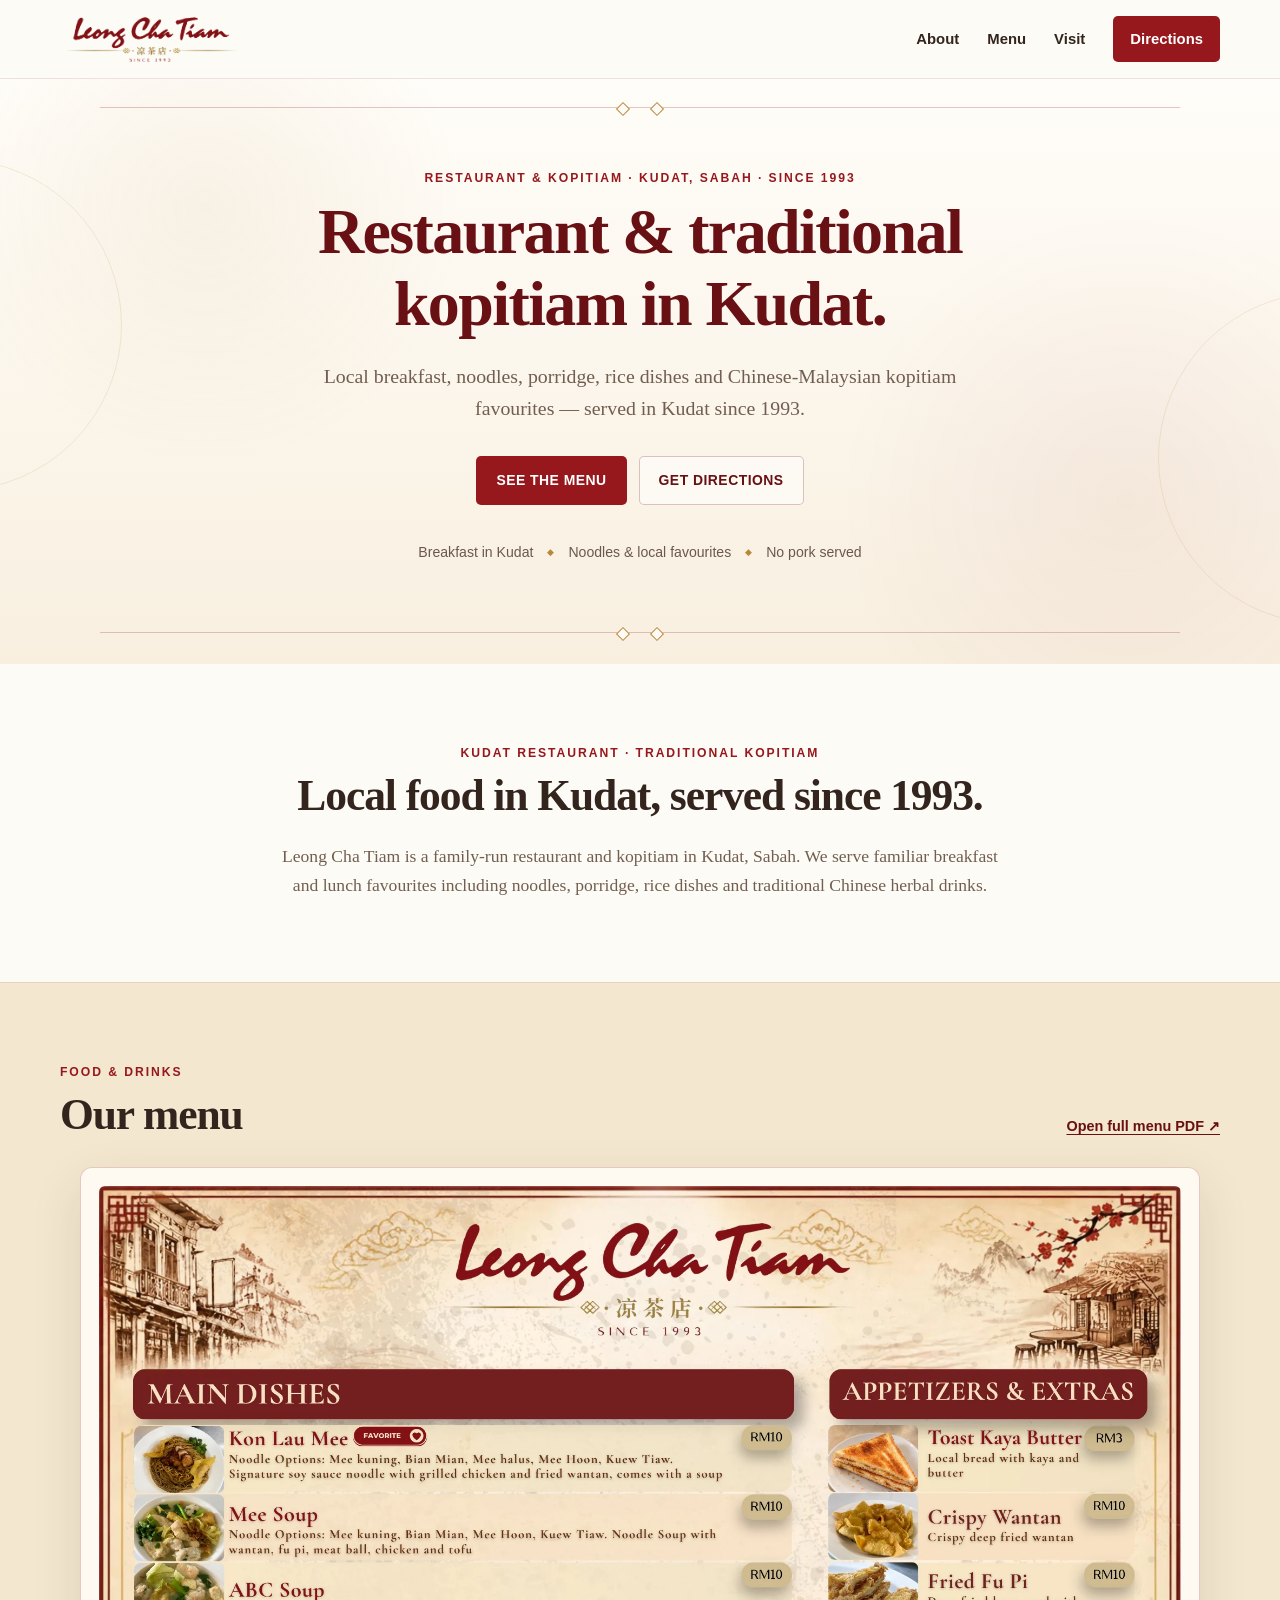
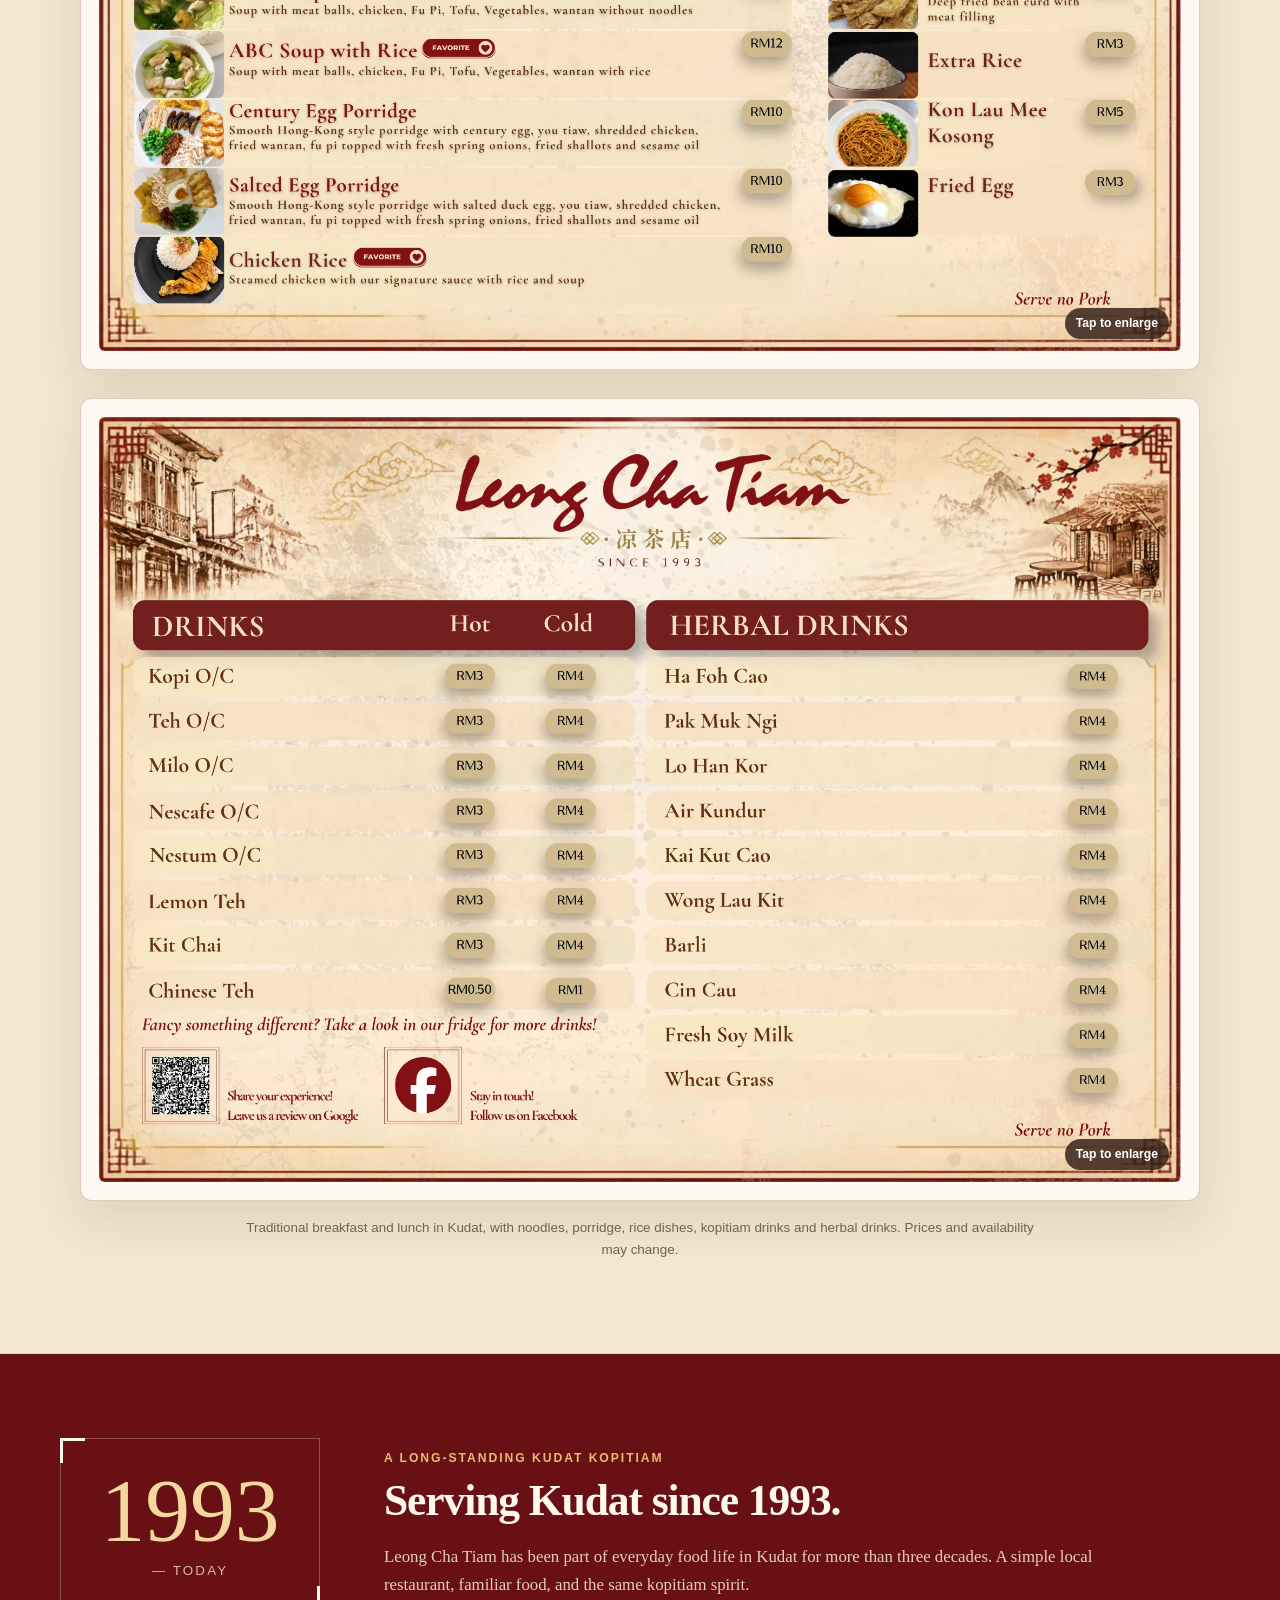
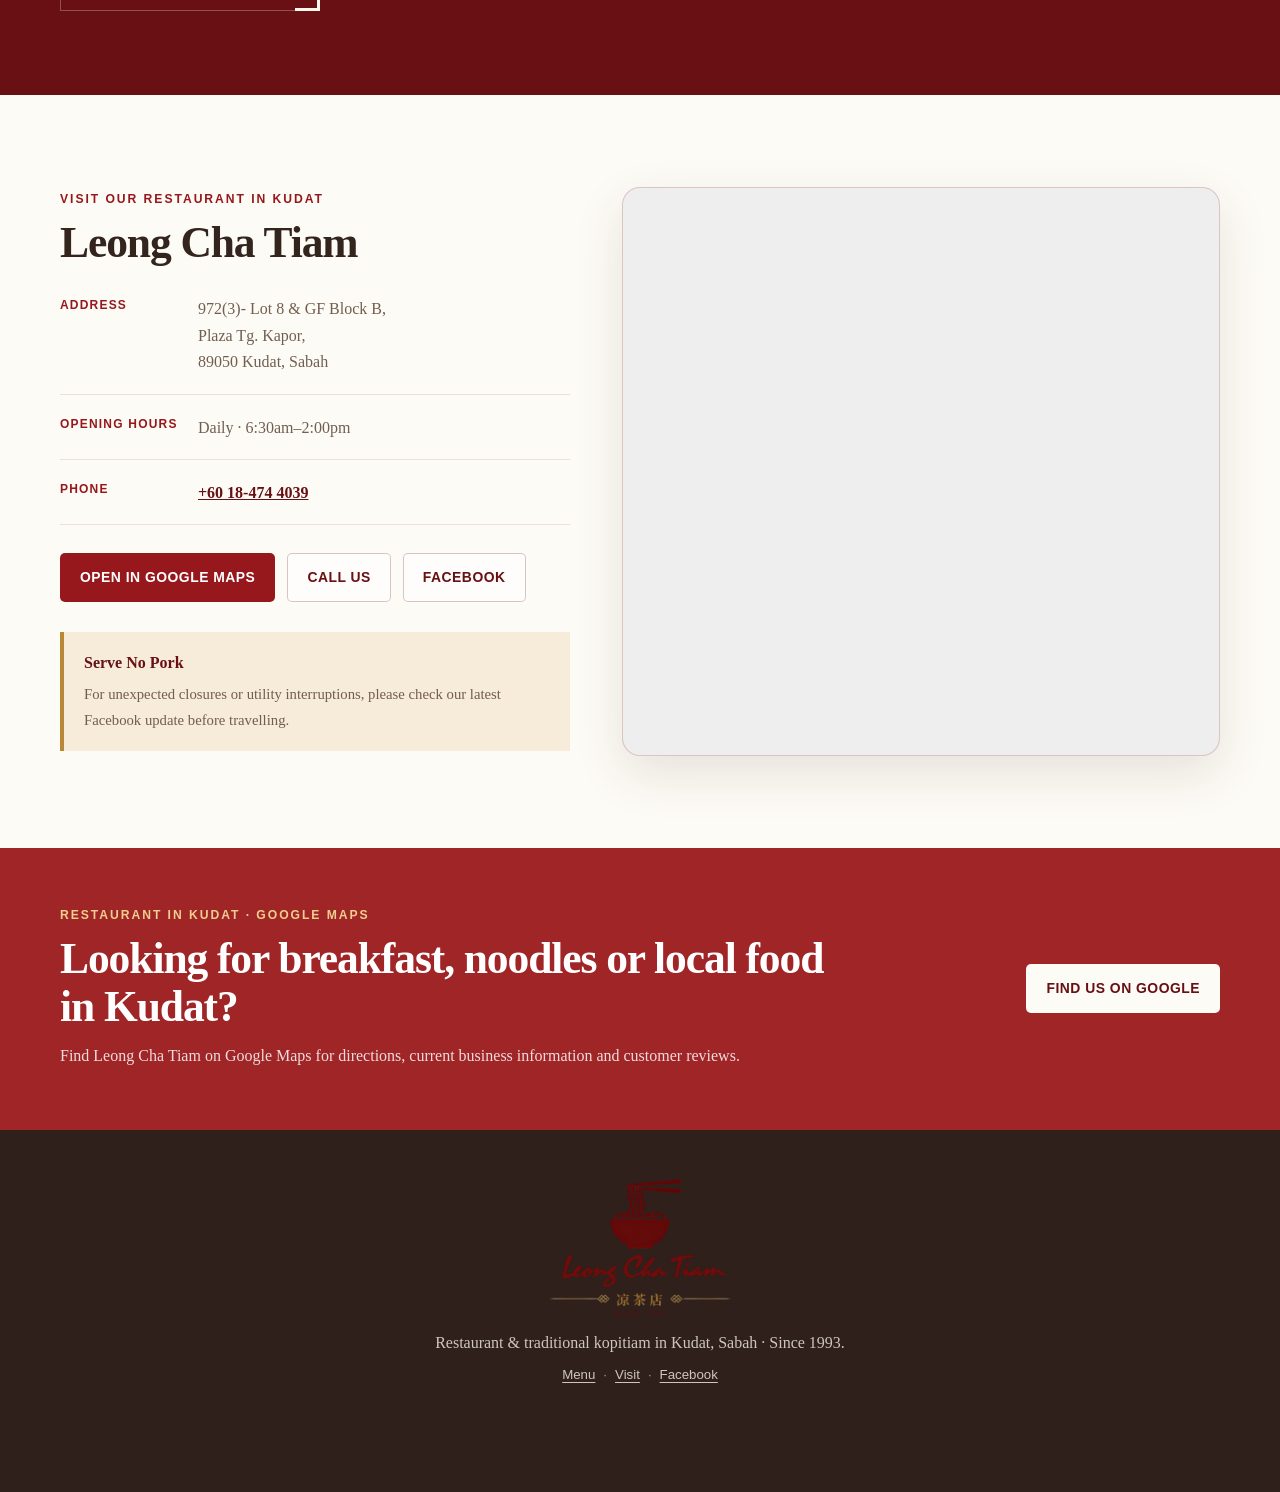
<file: index.html>
<!doctype html>
<html lang="en">
<head>
  <meta charset="utf-8">
  <meta name="viewport" content="width=device-width, initial-scale=1">
  <title>Leong Cha Tiam | Restaurant & Kopitiam in Kudat, Sabah</title>
  <meta name="description" content="Leong Cha Tiam is a family-run restaurant and traditional kopitiam in Kudat, Sabah, serving breakfast, noodles, porridge, rice dishes and Chinese-Malaysian local food since 1993.">
  <meta name="robots" content="index,follow,max-image-preview:large">
  <meta name="theme-color" content="#8f171b">
  <link rel="canonical" href="https://leong-cha-tiam.github.io/">

  <meta property="og:type" content="website">
  <meta property="og:site_name" content="Leong Cha Tiam">
  <meta property="og:url" content="https://leong-cha-tiam.github.io/">
  <meta property="og:title" content="Leong Cha Tiam | Restaurant & Kopitiam in Kudat, Sabah">
  <meta property="og:description" content="Family-run Kudat restaurant and traditional kopitiam serving breakfast, noodles, rice dishes, porridge and local favourites since 1993.">
  <meta property="og:image" content="https://leong-cha-tiam.github.io/logo-stacked.png">
  <meta property="og:locale" content="en_MY">
  <meta name="twitter:card" content="summary_large_image">
  <meta name="twitter:title" content="Leong Cha Tiam | Restaurant & Kopitiam in Kudat, Sabah">
  <meta name="twitter:description" content="Family-run Kudat restaurant and traditional kopitiam serving breakfast, noodles, rice dishes, porridge and local favourites since 1993.">
  <meta name="twitter:image" content="https://leong-cha-tiam.github.io/logo-stacked.png">

  <link rel="preload" as="image" href="logo.png">

  <link rel="icon" href="favicon.png" type="image/png">
  <link rel="stylesheet" href="styles.css">

  <script type="application/ld+json">
  {
    "@context": "https://schema.org",
    "@type": ["Restaurant", "LocalBusiness"],
    "@id": "https://leong-cha-tiam.github.io/#restaurant",
    "name": "Leong Cha Tiam",
    "alternateName": "凉茶店",
    "url": "https://leong-cha-tiam.github.io/",
    "description": "Family-run restaurant and traditional kopitiam in Kudat, Sabah, serving breakfast, noodles, porridge, rice dishes and Chinese-Malaysian local food since 1993.",
    "image": [
      "https://leong-cha-tiam.github.io/logo-stacked.png",
      "https://leong-cha-tiam.github.io/menu-1.png",
      "https://leong-cha-tiam.github.io/menu-2.png"
    ],
    "logo": "https://leong-cha-tiam.github.io/logo.png",
    "telephone": "+60184744039",
    "priceRange": "RM 1-20",
    "servesCuisine": ["Malaysian", "Chinese", "Kopitiam", "Local food"],
    "foundingDate": "1993",
    "slogan": "Serving Kudat since 1993.",
    "hasMap": "https://www.google.com/maps/search/?api=1&query=Leong+Cha+Tiam+Kudat+Sabah",
    "areaServed": {
      "@type": "City",
      "name": "Kudat"
    },
    "address": {
      "@type": "PostalAddress",
      "streetAddress": "972(3)- Lot 8 & GF Block B, Plaza Tg. Kapor",
      "addressLocality": "Kudat",
      "addressRegion": "Sabah",
      "postalCode": "89050",
      "addressCountry": "MY"
    },
    "openingHoursSpecification": [{
      "@type": "OpeningHoursSpecification",
      "dayOfWeek": ["Monday", "Tuesday", "Wednesday", "Thursday", "Friday", "Saturday", "Sunday"],
      "opens": "06:30",
      "closes": "14:00"
    }],
    "sameAs": ["https://www.facebook.com/2011523502226618/"],
    "menu": "https://leong-cha-tiam.github.io/menu.pdf",
    "hasMenu": {
      "@type": "Menu",
      "name": "Leong Cha Tiam Menu",
      "url": "https://leong-cha-tiam.github.io/menu.pdf",
      "hasMenuSection": [
        {
          "@type": "MenuSection",
          "name": "Main dishes",
          "hasMenuItem": [
            {"@type":"MenuItem","name":"Kon Lau Mee","offers":{"@type":"Offer","price":"10","priceCurrency":"MYR"}},
            {"@type":"MenuItem","name":"Mee Soup","offers":{"@type":"Offer","price":"10","priceCurrency":"MYR"}},
            {"@type":"MenuItem","name":"ABC Soup","offers":{"@type":"Offer","price":"10","priceCurrency":"MYR"}},
            {"@type":"MenuItem","name":"ABC Soup with Rice","offers":{"@type":"Offer","price":"12","priceCurrency":"MYR"}},
            {"@type":"MenuItem","name":"Century Egg Porridge","offers":{"@type":"Offer","price":"10","priceCurrency":"MYR"}},
            {"@type":"MenuItem","name":"Salted Egg Porridge","offers":{"@type":"Offer","price":"10","priceCurrency":"MYR"}},
            {"@type":"MenuItem","name":"Chicken Rice","offers":{"@type":"Offer","price":"10","priceCurrency":"MYR"}}
          ]
        },
        {
          "@type": "MenuSection",
          "name": "Appetizers and extras",
          "hasMenuItem": [
            {"@type":"MenuItem","name":"Toast Kaya Butter","offers":{"@type":"Offer","price":"3","priceCurrency":"MYR"}},
            {"@type":"MenuItem","name":"Crispy Wantan","offers":{"@type":"Offer","price":"10","priceCurrency":"MYR"}},
            {"@type":"MenuItem","name":"Fried Fu Pi","offers":{"@type":"Offer","price":"10","priceCurrency":"MYR"}},
            {"@type":"MenuItem","name":"Extra Rice","offers":{"@type":"Offer","price":"3","priceCurrency":"MYR"}},
            {"@type":"MenuItem","name":"Kon Lau Mee Kosong","offers":{"@type":"Offer","price":"5","priceCurrency":"MYR"}},
            {"@type":"MenuItem","name":"Fried Egg","offers":{"@type":"Offer","price":"3","priceCurrency":"MYR"}}
          ]
        },
        {
          "@type": "MenuSection",
          "name": "Drinks",
          "hasMenuItem": [
            {"@type":"MenuItem","name":"Kopi O/C"},
            {"@type":"MenuItem","name":"Teh O/C"},
            {"@type":"MenuItem","name":"Milo O/C"},
            {"@type":"MenuItem","name":"Nescafe O/C"},
            {"@type":"MenuItem","name":"Nestum O/C"},
            {"@type":"MenuItem","name":"Lemon Teh"},
            {"@type":"MenuItem","name":"Kit Chai"},
            {"@type":"MenuItem","name":"Chinese Teh"}
          ]
        },
        {
          "@type": "MenuSection",
          "name": "Herbal drinks",
          "hasMenuItem": [
            {"@type":"MenuItem","name":"Ha Foh Cao"},
            {"@type":"MenuItem","name":"Pak Muk Ngi"},
            {"@type":"MenuItem","name":"Lo Han Kor"},
            {"@type":"MenuItem","name":"Air Kundur"},
            {"@type":"MenuItem","name":"Kai Kut Cao"},
            {"@type":"MenuItem","name":"Wong Lau Kit"},
            {"@type":"MenuItem","name":"Barli"},
            {"@type":"MenuItem","name":"Cin Cau"},
            {"@type":"MenuItem","name":"Fresh Soy Milk"},
            {"@type":"MenuItem","name":"Wheat Grass"}
          ]
        }
      ]
    }
  }
  </script>
</head>
<body>
  <a class="skip-link" href="#main">Skip to content</a>

  <header class="site-header" id="top">
    <div class="shell header-inner">
      <a class="header-logo" href="#top" aria-label="Leong Cha Tiam home">
        <img src="logo.png" alt="Leong Cha Tiam, restaurant and kopitiam in Kudat since 1993" width="1746" height="525">
      </a>
      <nav class="nav" aria-label="Main navigation">
        <a href="#about">About</a>
        <a href="#menu">Menu</a>
        <a href="#visit">Visit</a>
        <a class="nav-cta" href="https://www.google.com/maps/search/?api=1&query=Leong+Cha+Tiam+Kudat+Sabah" target="_blank" rel="noopener">Directions</a>
      </nav>
    </div>
  </header>

  <main id="main">
    <section class="hero section-frame" aria-labelledby="hero-title">
      <div class="ornament ornament-top" aria-hidden="true"></div>
      <div class="shell hero-inner">
        <p class="eyebrow">Restaurant &amp; Kopitiam · Kudat, Sabah · Since 1993</p>
        <h1 id="hero-title">Restaurant &amp; traditional kopitiam in Kudat.</h1>
        <p class="hero-copy">Local breakfast, noodles, porridge, rice dishes and Chinese-Malaysian kopitiam favourites — served in Kudat since 1993.</p>
        <div class="hero-actions">
          <a class="button button-primary" href="#menu">See the menu</a>
          <a class="button button-secondary" href="https://www.google.com/maps/search/?api=1&query=Leong+Cha+Tiam+Kudat+Sabah" target="_blank" rel="noopener">Get directions</a>
        </div>
        <div class="quick-facts" aria-label="Restaurant information">
          <span>Breakfast in Kudat</span>
          <span>Noodles &amp; local favourites</span>
          <span>No pork served</span>
        </div>
      </div>
      <div class="ornament ornament-bottom" aria-hidden="true"></div>
    </section>

    <section class="about" id="about" aria-labelledby="about-title">
      <div class="shell narrow">
        <p class="section-kicker">Kudat restaurant · traditional kopitiam</p>
        <h2 id="about-title">Local food in Kudat, served since 1993.</h2>
        <p>Leong Cha Tiam is a family-run restaurant and kopitiam in Kudat, Sabah. We serve familiar breakfast and lunch favourites including noodles, porridge, rice dishes and traditional Chinese herbal drinks.</p>
      </div>
    </section>

    <section class="menu-section" id="menu" aria-labelledby="menu-title">
      <div class="shell">
        <div class="section-heading">
          <div>
            <p class="section-kicker">Food &amp; drinks</p>
            <h2 id="menu-title">Our menu</h2>
          </div>
          <a class="text-link" href="menu.pdf" target="_blank" rel="noopener">Open full menu PDF ↗</a>
        </div>

        <div class="menu-pages" aria-label="Leong Cha Tiam menu pages">
          <div class="menu-card">
            <button class="menu-preview" type="button" data-lightbox-open data-menu-src="menu-1.png" data-menu-alt="Leong Cha Tiam food menu in Kudat with main dishes, appetizers and extras" aria-label="Open food menu in a larger view">
              <picture>
                <source srcset="menu-1.webp" type="image/webp">
                <img src="menu-1.png" alt="Leong Cha Tiam food menu in Kudat with main dishes, appetizers and extras" width="2000" height="1414" loading="lazy" decoding="async">
              </picture>
              <span class="zoom-hint">Tap to enlarge</span>
            </button>
          </div>
          <div class="menu-card">
            <button class="menu-preview" type="button" data-lightbox-open data-menu-src="menu-2.png" data-menu-alt="Leong Cha Tiam drinks menu in Kudat with kopitiam drinks and herbal drinks" aria-label="Open drinks menu in a larger view">
              <picture>
                <source srcset="menu-2.webp" type="image/webp">
                <img src="menu-2.png" alt="Leong Cha Tiam drinks menu in Kudat with kopitiam drinks and herbal drinks" width="2000" height="1414" loading="lazy" decoding="async">
              </picture>
              <span class="zoom-hint">Tap to enlarge</span>
            </button>
          </div>
        </div>
        <p class="menu-note">Traditional breakfast and lunch in Kudat, with noodles, porridge, rice dishes, kopitiam drinks and herbal drinks. Prices and availability may change.</p>
      </div>
    </section>

    <section class="history-band" aria-labelledby="history-title">
      <div class="shell history-grid">
        <div class="year-mark" aria-hidden="true"><span>1993</span><small>— today</small></div>
        <div>
          <p class="section-kicker">A long-standing Kudat kopitiam</p>
          <h2 id="history-title">Serving Kudat since 1993.</h2>
          <p>Leong Cha Tiam has been part of everyday food life in Kudat for more than three decades. A simple local restaurant, familiar food, and the same kopitiam spirit.</p>
        </div>
      </div>
    </section>

    <section class="visit" id="visit" aria-labelledby="visit-title">
      <div class="shell visit-grid">
        <div class="visit-card">
          <p class="section-kicker">Visit our restaurant in Kudat</p>
          <h2 id="visit-title">Leong Cha Tiam</h2>
          <dl class="details">
            <div><dt>Address</dt><dd>972(3)- Lot 8 &amp; GF Block B,<br>Plaza Tg. Kapor,<br>89050 Kudat, Sabah</dd></div>
            <div><dt>Opening hours</dt><dd>Daily · 6:30am–2:00pm</dd></div>
            <div><dt>Phone</dt><dd><a href="tel:+60184744039">+60 18-474 4039</a></dd></div>
          </dl>
          <div class="visit-actions">
            <a class="button button-primary" href="https://www.google.com/maps/search/?api=1&query=Leong+Cha+Tiam+Kudat+Sabah" target="_blank" rel="noopener">Open in Google Maps</a>
            <a class="button button-secondary" href="tel:+60184744039">Call us</a>
            <a class="button button-secondary" href="https://www.facebook.com/2011523502226618/" target="_blank" rel="noopener">Facebook</a>
          </div>
          <div class="service-note" role="note">
            <strong>Serve No Pork</strong>
            <span>For unexpected closures or utility interruptions, please check our latest Facebook update before travelling.</span>
          </div>
        </div>
        <div class="map-wrap" aria-label="Map showing Leong Cha Tiam restaurant in Kudat">
          <iframe title="Leong Cha Tiam restaurant in Kudat map" src="https://www.google.com/maps?q=Leong%20Cha%20Tiam%20Kudat%20Sabah&output=embed" loading="lazy" referrerpolicy="no-referrer-when-downgrade" allowfullscreen></iframe>
        </div>
      </div>
    </section>

    <section class="google-band" aria-labelledby="google-title">
      <div class="shell google-inner">
        <div>
          <p class="section-kicker">Restaurant in Kudat · Google Maps</p>
          <h2 id="google-title">Looking for breakfast, noodles or local food in Kudat?</h2>
          <p>Find Leong Cha Tiam on Google Maps for directions, current business information and customer reviews.</p>
        </div>
        <a class="button button-cream" href="https://www.google.com/maps/search/?api=1&query=Leong+Cha+Tiam+Kudat+Sabah" target="_blank" rel="noopener">Find us on Google</a>
      </div>
    </section>
  </main>

  <footer class="footer">
    <div class="shell footer-inner">
      <img src="logo-stacked.png" alt="Leong Cha Tiam restaurant and kopitiam in Kudat" width="1739" height="1336" loading="lazy" decoding="async">
      <p>Restaurant &amp; traditional kopitiam in Kudat, Sabah · Since 1993.</p>
      <p class="footer-links"><a href="#menu">Menu</a><span>·</span><a href="#visit">Visit</a><span>·</span><a href="https://www.facebook.com/2011523502226618/" target="_blank" rel="noopener">Facebook</a></p>
    </div>
  </footer>

  <div class="mobile-actions" aria-label="Quick actions">
    <a href="tel:+60184744039">Call</a>
    <a href="https://www.google.com/maps/search/?api=1&query=Leong+Cha+Tiam+Kudat+Sabah" target="_blank" rel="noopener">Directions</a>
  </div>

  <dialog class="lightbox" data-lightbox aria-label="Leong Cha Tiam menu">
    <button class="lightbox-close" type="button" data-lightbox-close aria-label="Close menu">×</button>
    <div class="lightbox-scroll"><img data-lightbox-image src="menu-1.png" alt="Large view of the Leong Cha Tiam restaurant menu"></div>
  </dialog>

  <script src="script.js"></script>
</body>
</html>
</file>
<file: styles.css>
:root {
  --ink: #33241e;
  --muted: #725e50;
  --cream: #fdfbf6;
  --paper: #f6ecd7;
  --paper-2: #efe0c3;
  --red: #97181c;
  --red-dark: #681014;
  --gold: #b88738;
  --line: rgba(143, 23, 27, 0.24);
  --shadow: 0 18px 50px rgba(78, 46, 25, 0.12);
  --radius: 18px;
  --shell: 1160px;
}
* { box-sizing: border-box; }
html { scroll-behavior: smooth; }
body { margin:0; color:var(--ink); background:var(--cream); font-family:Georgia,"Times New Roman",serif; line-height:1.65; text-rendering:optimizeLegibility; overflow-x:hidden; }
img { max-width:100%; display:block; }
a { color:inherit; }
button,a { -webkit-tap-highlight-color:transparent; }
button { font:inherit; }
.shell { width:min(calc(100% - 40px),var(--shell)); margin-inline:auto; }
.narrow { max-width:780px; }
.skip-link { position:fixed; left:12px; top:12px; z-index:999; transform:translateY(-160%); background:var(--red); color:white; padding:10px 14px; border-radius:8px; }
.skip-link:focus { transform:none; }
.site-header { position:sticky; top:0; z-index:50; background:rgba(253,251,246,.96); border-bottom:1px solid rgba(143,23,27,.12); backdrop-filter:blur(12px); }
.header-inner { min-height:78px; display:flex; align-items:center; justify-content:space-between; gap:24px; }
.header-logo { display:flex; align-items:center; }
.header-logo img { width:190px; max-height:55px; object-fit:contain; object-position:left center; }
.nav { display:flex; align-items:center; gap:28px; font-family:Arial,Helvetica,sans-serif; font-size:.93rem; font-weight:700; }
.nav a { text-decoration:none; padding:9px 0; }
.nav a:not(.nav-cta):hover { color:var(--red); }
.nav-cta { color:white; background:var(--red); padding:11px 17px !important; border-radius:5px; }
.nav-cta:hover { background:var(--red-dark); }
.section-frame { position:relative; overflow:hidden; }
.hero { min-height:520px; display:grid; place-items:center; padding:92px 0 100px; text-align:center; background:radial-gradient(circle at 16% 22%,rgba(184,135,56,.08),transparent 22%),radial-gradient(circle at 88% 72%,rgba(143,23,27,.055),transparent 24%),linear-gradient(180deg,#fffdf9 0%,#f8efdf 100%); }
.hero::before,.hero::after { content:""; position:absolute; width:330px; height:330px; border:1px solid rgba(184,135,56,.15); border-radius:50%; pointer-events:none; }
.hero::before { left:-210px; top:80px; }
.hero::after { right:-210px; bottom:40px; }
.hero-inner { position:relative; z-index:1; max-width:860px; }
.eyebrow,.section-kicker { margin:0 0 10px; color:var(--red); font-family:Arial,Helvetica,sans-serif; font-size:.76rem; line-height:1.25; font-weight:800; letter-spacing:.16em; text-transform:uppercase; }
h1,h2 { margin:0; line-height:1.12; font-weight:600; letter-spacing:-.025em; }
.hero h1 { font-size:clamp(2.35rem,5vw,4.55rem); color:var(--red-dark); }
.hero-copy { max-width:690px; margin:20px auto 0; color:var(--muted); font-size:clamp(1.05rem,2vw,1.24rem); }
.hero-actions,.visit-actions { display:flex; flex-wrap:wrap; gap:12px; }
.hero-actions { justify-content:center; margin-top:31px; }
.button { display:inline-flex; align-items:center; justify-content:center; min-height:48px; padding:12px 19px; border:1px solid transparent; border-radius:5px; font-family:Arial,Helvetica,sans-serif; font-size:.87rem; font-weight:800; letter-spacing:.035em; text-decoration:none; text-transform:uppercase; transition:transform .16s ease,background .16s ease,border-color .16s ease; }
.button:hover { transform:translateY(-1px); }
.button-primary { background:var(--red); color:white; }
.button-primary:hover { background:var(--red-dark); }
.button-secondary { border-color:rgba(104,16,20,.24); background:rgba(255,255,255,.55); color:var(--red-dark); }
.button-secondary:hover { background:white; border-color:var(--red); }
.button-cream { background:var(--cream); color:var(--red-dark); }
.quick-facts { margin:36px auto 0; display:flex; justify-content:center; flex-wrap:wrap; color:#6b584c; font-family:Arial,Helvetica,sans-serif; font-size:.88rem; }
.quick-facts span { display:inline-flex; align-items:center; }
.quick-facts span:not(:last-child)::after { content:"◆"; color:var(--gold); font-size:.55rem; margin:0 14px; }
.ornament { position:absolute; left:50%; transform:translateX(-50%); width:min(90%,1080px); height:12px; border-top:1px solid var(--line); }
.ornament::before,.ornament::after { content:""; position:absolute; top:-4px; width:8px; height:8px; border:1px solid var(--gold); transform:rotate(45deg); background:var(--cream); }
.ornament::before { left:48%; } .ornament::after { right:48%; }
.ornament-top { top:28px; } .ornament-bottom { bottom:20px; }
.about { padding:82px 0; text-align:center; background:var(--cream); }
.about h2,.history-band h2,.visit h2,.google-band h2,.menu-section h2 { font-size:clamp(2rem,3.4vw,3.1rem); }
.about p:last-child { margin:22px auto 0; max-width:720px; color:var(--muted); font-size:1.1rem; }
.menu-section { padding:82px 0 92px; background:#f3e7cf; border-block:1px solid rgba(143,23,27,.10); }
.section-heading { display:flex; align-items:end; justify-content:space-between; gap:20px; margin-bottom:28px; }
.text-link { color:var(--red-dark); font-family:Arial,Helvetica,sans-serif; font-size:.9rem; font-weight:800; text-underline-offset:3px; }
.menu-pages { display:grid; gap:28px; }
.menu-card { width:100%; max-width:1120px; margin:0 auto; padding:clamp(8px,1.6vw,18px); background:#fffaf1; border:1px solid rgba(143,23,27,.22); border-radius:12px; box-shadow:var(--shadow); overflow:hidden; }
.menu-preview { position:relative; display:block; width:100%; padding:0; margin:0; border:0; background:transparent; appearance:none; cursor:zoom-in; line-height:0; overflow:hidden; border-radius:6px; }
.menu-preview picture { display:block; width:100%; }
.menu-preview img { display:block; width:100%; height:auto; max-height:none; object-fit:contain; }
.zoom-hint { position:absolute; right:12px; bottom:12px; line-height:1.2; padding:8px 11px; border-radius:999px; background:rgba(53,34,26,.84); color:white; font-family:Arial,Helvetica,sans-serif; font-size:.76rem; font-weight:700; }
.menu-note { margin:16px auto 0; max-width:790px; text-align:center; color:#755f50; font-family:Arial,Helvetica,sans-serif; font-size:.84rem; }
.history-band { padding:84px 0; background:var(--red-dark); color:#fff8ec; }
.history-grid { display:grid; grid-template-columns:260px 1fr; gap:64px; align-items:center; }
.history-band .section-kicker { color:#e7bc73; }
.history-band p:last-child { max-width:720px; margin:18px 0 0; color:rgba(255,248,236,.82); font-size:1.05rem; }
.year-mark { border:1px solid rgba(255,248,236,.28); padding:28px 30px; text-align:center; position:relative; }
.year-mark::before,.year-mark::after { content:""; position:absolute; width:22px; height:22px; border-color:#d5a75f; }
.year-mark::before { left:-1px; top:-1px; border-left:3px solid; border-top:3px solid; }
.year-mark::after { right:-1px; bottom:-1px; border-right:3px solid; border-bottom:3px solid; }
.year-mark span { display:block; font-size:clamp(3rem,7vw,5.6rem); line-height:.95; color:#f4d89f; }
.year-mark small { display:block; margin-top:8px; color:rgba(255,248,236,.72); font-family:Arial,Helvetica,sans-serif; text-transform:uppercase; letter-spacing:.16em; }
.visit { padding:92px 0; background:var(--cream); }
.visit-grid { display:grid; grid-template-columns:minmax(0,.92fr) minmax(0,1.08fr); gap:52px; align-items:stretch; }
.visit-card { padding:5px 0; min-width:0; }
.details { margin:30px 0 0; display:grid; gap:20px; }
.details div { display:grid; grid-template-columns:120px 1fr; gap:18px; padding-bottom:18px; border-bottom:1px solid rgba(143,23,27,.12); }
.details dt { color:var(--red); font-family:Arial,Helvetica,sans-serif; font-size:.75rem; font-weight:800; text-transform:uppercase; letter-spacing:.1em; }
.details dd { margin:0; color:var(--muted); overflow-wrap:anywhere; }
.details dd a { color:var(--red-dark); font-weight:700; }
.visit-actions { margin-top:28px; }
.service-note { margin-top:30px; padding:18px 20px; border-left:4px solid var(--gold); background:#f6ecd9; }
.service-note strong { display:block; color:var(--red-dark); margin-bottom:4px; }
.service-note span { color:#735d4f; font-size:.92rem; }
.map-wrap { min-height:490px; min-width:0; border:1px solid rgba(143,23,27,.2); border-radius:var(--radius); overflow:hidden; box-shadow:var(--shadow); background:#eee; }
.map-wrap iframe { display:block; width:100%; height:100%; min-height:490px; border:0; }
.google-band { padding:60px 0; background:#a02527; color:white; }
.google-inner { display:flex; justify-content:space-between; gap:40px; align-items:center; }
.google-band .section-kicker { color:#f0ce8e; }
.google-band h2 { max-width:780px; }
.google-band p:last-child { margin:12px 0 0; color:rgba(255,255,255,.84); max-width:730px; }
.footer { padding:42px 0 98px; background:#2f201b; color:rgba(255,248,236,.77); text-align:center; }
.footer-inner img { width:210px; max-height:150px; object-fit:contain; margin:0 auto 5px; opacity:.94; }
.footer p { margin:8px 0; }
.footer-links { font-family:Arial,Helvetica,sans-serif; font-size:.83rem; }
.footer-links a { text-underline-offset:3px; }
.footer-links span { margin:0 8px; color:#c7954b; }
.mobile-actions { display:none; }
.lightbox { width:min(96vw,1500px); height:min(92vh,1000px); max-width:none; max-height:none; padding:48px 14px 14px; border:0; border-radius:10px; background:#1f1714; box-shadow:0 26px 90px rgba(0,0,0,.4); overflow:hidden; }
.lightbox::backdrop { background:rgba(25,18,14,.84); }
.lightbox-scroll { width:100%; height:100%; overflow:auto; display:grid; place-items:start center; }
.lightbox img { display:block; width:auto; max-width:100%; height:auto; max-height:none; margin:auto; object-fit:contain; }
.lightbox-close { position:absolute; top:8px; right:10px; z-index:2; width:38px; height:38px; border-radius:50%; border:1px solid rgba(255,255,255,.35); background:rgba(35,25,20,.9); color:white; font-size:1.5rem; line-height:1; cursor:pointer; }
:focus-visible { outline:3px solid #d5a75f; outline-offset:3px; }
@media (max-width:800px) {
  .shell { width:min(calc(100% - 28px),var(--shell)); }
  .header-inner { min-height:68px; }
  .header-logo img { width:150px; max-height:44px; }
  .nav { gap:18px; font-size:.82rem; }
  .nav a:first-child { display:none; }
  .nav-cta { display:none; }
  .hero { min-height:500px; padding:74px 0 82px; }
  .quick-facts { display:grid; gap:7px; }
  .quick-facts span { justify-content:center; }
  .quick-facts span:not(:last-child)::after { display:none; }
  .about,.menu-section,.history-band,.visit { padding-block:64px; }
  .history-grid { grid-template-columns:1fr; gap:30px; }
  .year-mark { max-width:300px; }
  .visit-grid { grid-template-columns:1fr; }
  .map-wrap,.map-wrap iframe { min-height:360px; }
  .google-inner { align-items:flex-start; flex-direction:column; }
  .section-heading { align-items:flex-start; flex-direction:column; }
  .mobile-actions { position:fixed; display:grid; grid-template-columns:1fr 1fr; gap:1px; left:12px; right:12px; bottom:10px; z-index:60; overflow:hidden; border-radius:9px; box-shadow:0 8px 26px rgba(30,20,15,.24); background:#e7d2ae; }
  .mobile-actions a { padding:13px 16px; text-align:center; text-decoration:none; background:var(--red-dark); color:white; font-family:Arial,Helvetica,sans-serif; font-size:.85rem; font-weight:800; text-transform:uppercase; letter-spacing:.04em; }
}
@media (max-width:520px) {
  .nav a:nth-child(2) { display:none; }
  .hero { min-height:460px; }
  .hero-copy { font-size:1rem; }
  .hero-actions { display:grid; grid-template-columns:1fr; max-width:290px; margin-inline:auto; margin-top:26px; }
  .button { width:100%; }
  .about h2,.history-band h2,.visit h2,.google-band h2,.menu-section h2 { font-size:2rem; }
  .details div { grid-template-columns:1fr; gap:4px; }
  .menu-pages { gap:18px; }
  .menu-card { width:100%; margin:0; padding:5px; }
  .zoom-hint { font-size:.7rem; right:8px; bottom:8px; }
  .lightbox { width:100vw; height:100dvh; border-radius:0; padding:48px 6px 8px; }
  .lightbox-scroll { display:block; }
  .lightbox img { width:1100px; max-width:none; }
}
@media (prefers-reduced-motion:reduce) { html { scroll-behavior:auto; } *,*::before,*::after { transition:none !important; } }
</file>
